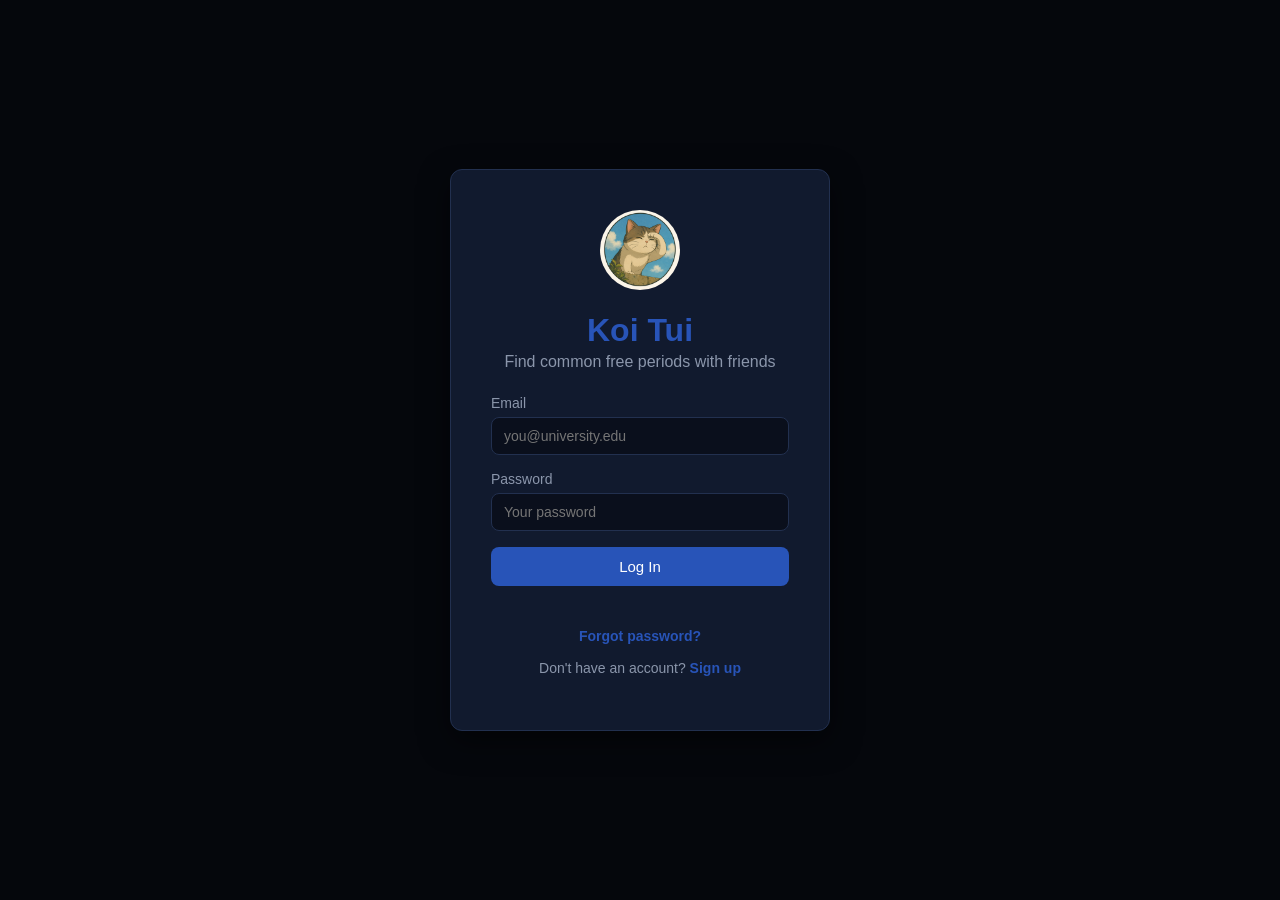
<file: src/main/resources/static/index.html>
<!DOCTYPE html>
<html lang="en">
<head>
  <meta charset="UTF-8">
  <title>Koi Tui - Login</title>
  <meta name="viewport" content="width=device-width, initial-scale=1.0">
  <link rel="stylesheet" href="css/style.css">
</head>
<body>
  <div class="auth-wrapper">
    <div class="auth-card">
      <img src="images/logo.png" alt="Koi Tui logo" style="height:80px; display:block; margin:0 auto 12px; border-radius:50%;">
      <h1>Koi Tui</h1>
      <p class="subtitle">Find common free periods with friends</p>

      <form id="loginForm">
        <div class="form-group">
          <label for="email">Email</label>
          <input type="email" id="email" required placeholder="you@university.edu">
        </div>
        <div class="form-group">
          <label for="password">Password</label>
          <input type="password" id="password" required placeholder="Your password">
        </div>
        <button type="submit" class="btn">Log In</button>
        <p class="error-msg" id="errorMsg"></p>
      </form>

      <p class="form-footer"><a href="forgot-password.html">Forgot password?</a></p>
      <p class="form-footer">Don't have an account? <a href="signup.html">Sign up</a></p>
    </div>
  </div>

  <script src="js/api.js"></script>
  <script src="js/auth.js"></script>
</body>
</html>
</file>
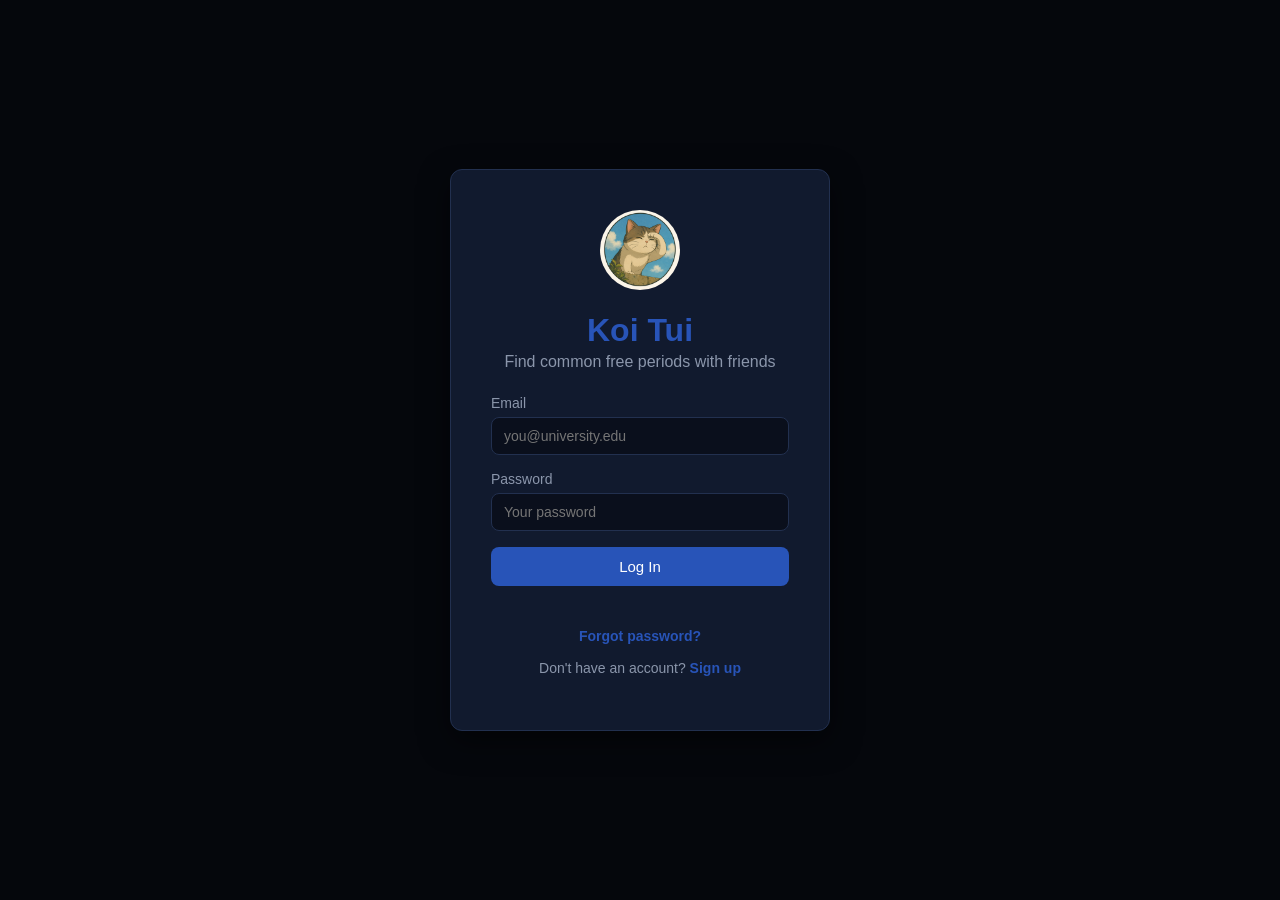
<file: src/main/resources/static/dashboard.html>
<!DOCTYPE html>
<html lang="en">
<head>
  <meta charset="UTF-8">
  <title>Koi Tui - Dashboard</title>
  <meta name="viewport" content="width=device-width, initial-scale=1.0">
  <link rel="stylesheet" href="css/style.css">
</head>
<body>
  <div class="navbar">
    <div class="brand"><img src="images/logo.png" alt="Koi Tui logo" style="height:32px; vertical-align:middle; margin-right:8px; border-radius:50%;"> Koi Tui</div>
    <nav>
      <a href="dashboard.html" class="active">Dashboard</a>
      <a href="routine.html">Routine</a>
      <a href="friends.html">Friends</a>
      <a href="freeslot.html">Free Slot</a>
      <a href="#" id="logoutLink">Logout</a>
    </nav>
  </div>

  <div class="container">
    <h1 class="page-title" id="welcomeMsg">Welcome!</h1>

    <div class="cards-grid">
      <div class="card">
        <h3>Today's Classes</h3>
        <div class="big-number" id="todayCount">-</div>
        <p>class(es) scheduled today</p>
      </div>
      <div class="card">
        <h3>Friends</h3>
        <div class="big-number" id="friendCount">-</div>
        <p>connected friend(s)</p>
      </div>
      <div class="card">
        <h3>Free Slots Today</h3>
        <div class="big-number" id="freeCount">-</div>
        <p>free period(s) with your friends today</p>
      </div>
    </div>

    <div class="panel">
      <h3>Quick Links</h3>
      <div class="quick-links">
        <a href="routine.html" class="btn btn-quick-link">Manage your class routine</a>
        <a href="friends.html" class="btn btn-quick-link">Add or remove friends</a>
        <a href="freeslot.html" class="btn btn-quick-link">Find a common free slot</a>
      </div>
    </div>
  </div>

  <script src="js/api.js"></script>
  <script src="js/dashboard.js"></script>
</body>
</html>
</file>
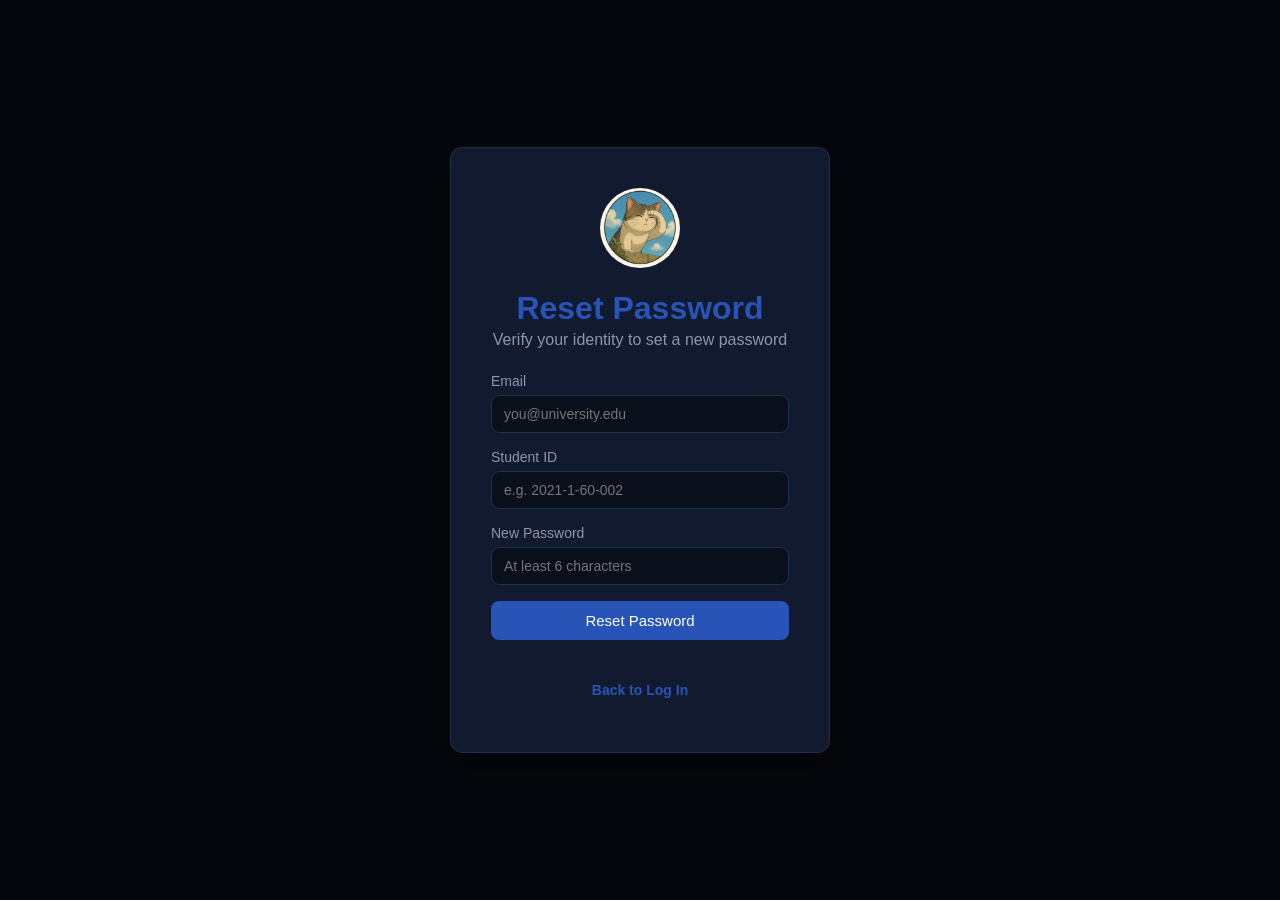
<file: src/main/resources/static/forgot-password.html>
<!DOCTYPE html>
<html lang="en">
<head>
  <meta charset="UTF-8">
  <title>Koi Tui - Reset Password</title>
  <meta name="viewport" content="width=device-width, initial-scale=1.0">
  <link rel="stylesheet" href="css/style.css">
</head>
<body>
  <div class="auth-wrapper">
    <div class="auth-card">
      <img src="images/logo.png" alt="Koi Tui logo" style="height:80px; display:block; margin:0 auto 12px; border-radius:50%;">
      <h1>Reset Password</h1>
      <p class="subtitle">Verify your identity to set a new password</p>

      <form id="forgotPasswordForm">
        <div class="form-group">
          <label for="email">Email</label>
          <input type="email" id="email" required placeholder="you@university.edu">
        </div>
        <div class="form-group">
          <label for="studentId">Student ID</label>
          <input type="text" id="studentId" required placeholder="e.g. 2021-1-60-002">
        </div>
        <div class="form-group">
          <label for="newPassword">New Password</label>
          <input type="password" id="newPassword" required placeholder="At least 6 characters" minlength="6">
        </div>
        <button type="submit" class="btn">Reset Password</button>
        <p class="error-msg" id="errorMsg"></p>
        <p class="success-msg" id="successMsg"></p>
      </form>

      <p class="form-footer"><a href="index.html">Back to Log In</a></p>
    </div>
  </div>

  <script src="js/api.js"></script>
  <script src="js/forgot-password.js"></script>
</body>
</html>
</file>
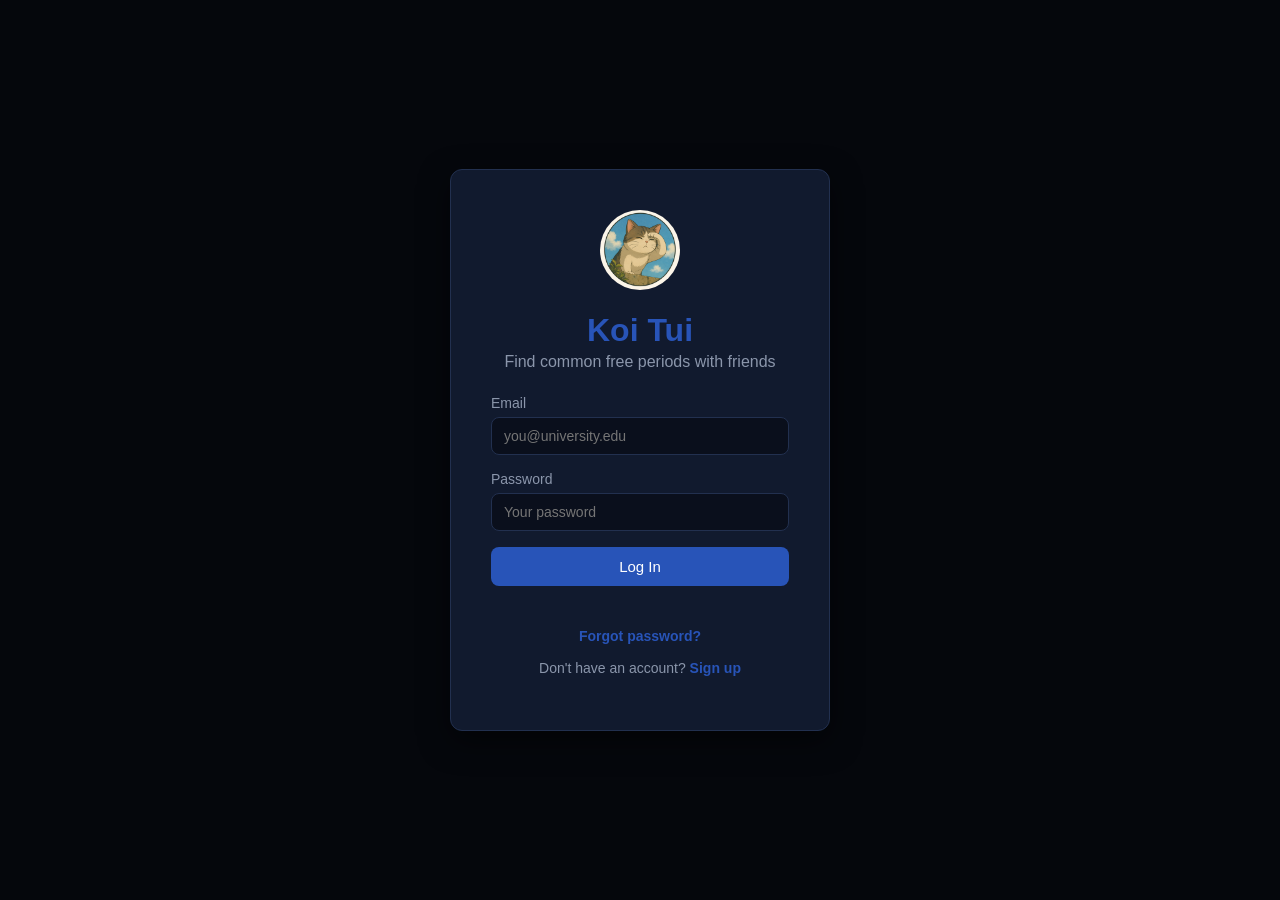
<file: src/main/resources/static/friends.html>
<!DOCTYPE html>
<html lang="en">
<head>
  <meta charset="UTF-8">
  <title>Koi Tui - Friends</title>
  <meta name="viewport" content="width=device-width, initial-scale=1.0">
  <link rel="stylesheet" href="css/style.css">
</head>
<body>
  <div class="navbar">
    <div class="brand"><img src="images/logo.png" alt="Koi Tui logo" style="height:32px; vertical-align:middle; margin-right:8px; border-radius:50%;"> Koi Tui</div>
    <nav>
      <a href="dashboard.html">Dashboard</a>
      <a href="routine.html">Routine</a>
      <a href="friends.html" class="active">Friends</a>
      <a href="freeslot.html">Free Slot</a>
      <a href="#" id="logoutLink">Logout</a>
    </nav>
  </div>

  <div class="container">
    <h1 class="page-title">Friends</h1>

    <div class="panel">
      <h3>Add a Friend</h3>
      <form id="addFriendForm" class="inline-form">
        <div class="form-group">
          <label>Friend's Student ID</label>
          <input type="text" id="friendStudentId" required placeholder="e.g. 2021-1-60-002">
        </div>
        <button type="submit" class="btn btn-small">Send Request</button>
      </form>
      <p class="error-msg" id="errorMsg"></p>
    </div>

    <div class="panel">
      <h3>Friend Requests</h3>
      <div id="requestsList">Loading...</div>
    </div>

    <div class="panel">
      <h3>My Friends</h3>
      <div id="friendsList">Loading...</div>
    </div>
  </div>

  <script src="js/api.js"></script>
  <script src="js/friends.js"></script>
</body>
</html>
</file>
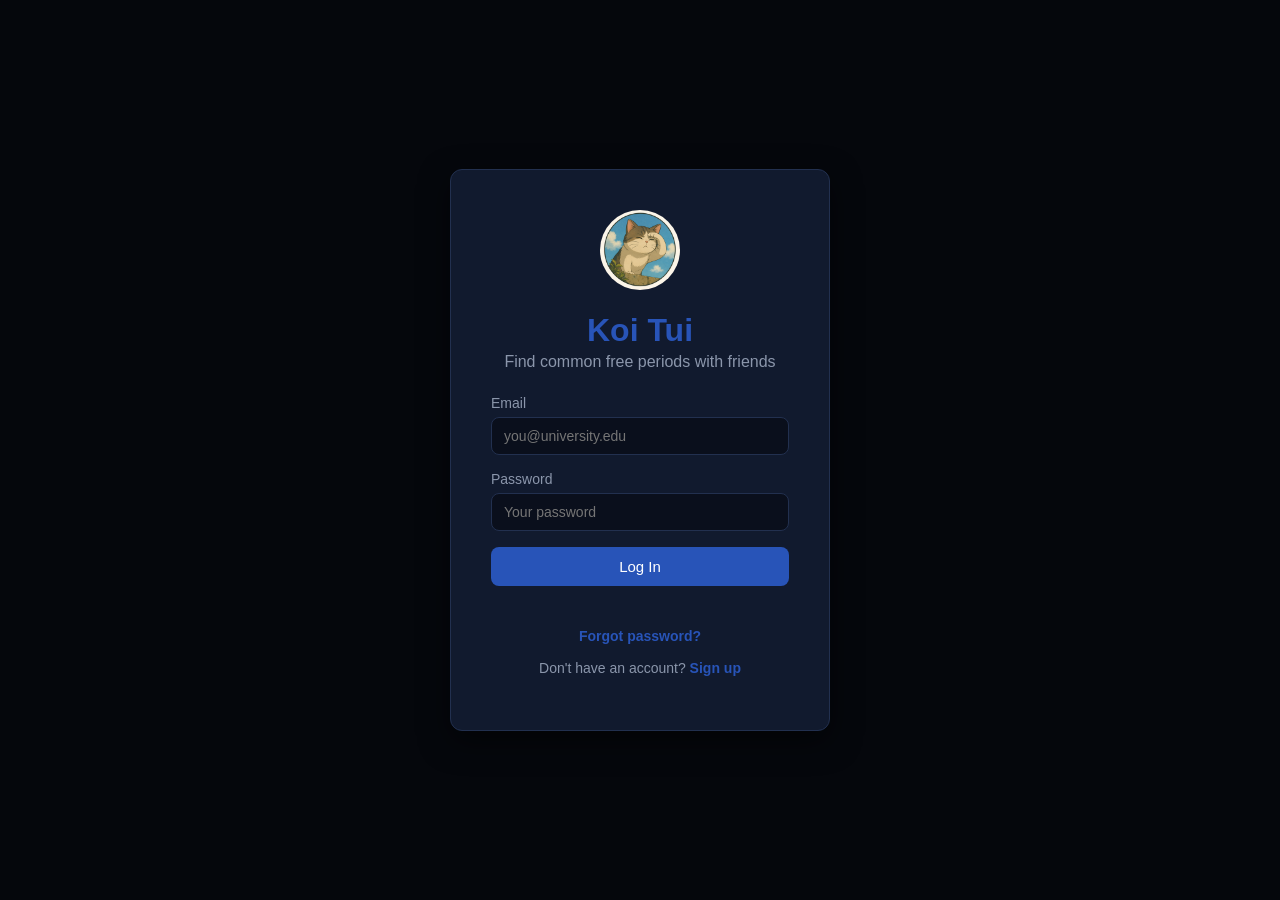
<file: src/main/resources/static/routine.html>
<!DOCTYPE html>
<html lang="en">
<head>
  <meta charset="UTF-8">
  <title>Koi Tui - Routine</title>
  <meta name="viewport" content="width=device-width, initial-scale=1.0">
  <link rel="stylesheet" href="css/style.css">
</head>
<body>
  <div class="navbar">
    <div class="brand"><img src="images/logo.png" alt="Koi Tui logo" style="height:32px; vertical-align:middle; margin-right:8px; border-radius:50%;"> Koi Tui</div>
    <nav>
      <a href="dashboard.html">Dashboard</a>
      <a href="routine.html" class="active">Routine</a>
      <a href="friends.html">Friends</a>
      <a href="freeslot.html">Free Slot</a>
      <a href="#" id="logoutLink">Logout</a>
    </nav>
  </div>

  <div class="container">
    <h1 class="page-title">My Routine</h1>

    <div class="panel">
      <h3>Add a Class</h3>
      <form id="routineForm" class="inline-form">
        <div class="form-group">
          <label>Day</label>
          <select id="day" required>
            <option value="SATURDAY">Saturday</option>
            <option value="SUNDAY">Sunday</option>
            <option value="MONDAY">Monday</option>
            <option value="TUESDAY">Tuesday</option>
            <option value="WEDNESDAY">Wednesday</option>
            <option value="THURSDAY">Thursday</option>
          </select>
        </div>
        <div class="form-group">
          <label>Class Time</label>
          <select id="period" required>
            <option value="1">8:00 AM - 9:20 AM</option>
            <option value="2">9:30 AM - 10:50 AM</option>
            <option value="3">11:00 AM - 12:20 PM</option>
            <option value="4">12:30 PM - 1:50 PM</option>
            <option value="5">2:00 PM - 3:20 PM</option>
            <option value="6">3:30 PM - 4:50 PM</option>
            <option value="7">5:00 PM - 6:20 PM</option>
          </select>
        </div>
        <div class="form-group">
          <label>Course</label>
          <input type="text" id="course" placeholder="e.g. CSE 220">
        </div>
        <div class="form-group">
          <label>Room</label>
          <input type="text" id="room" placeholder="e.g. Room 401">
        </div>
        <button type="submit" class="btn btn-small">Add</button>
      </form>
      <p class="error-msg" id="errorMsg"></p>
    </div>

    <div class="panel">
      <h3>Weekly Timetable</h3>
      <div id="timetableWrapper">Loading...</div>
    </div>
  </div>

  <script src="js/api.js"></script>
  <script src="js/routine.js"></script>
</body>
</html>
</file>
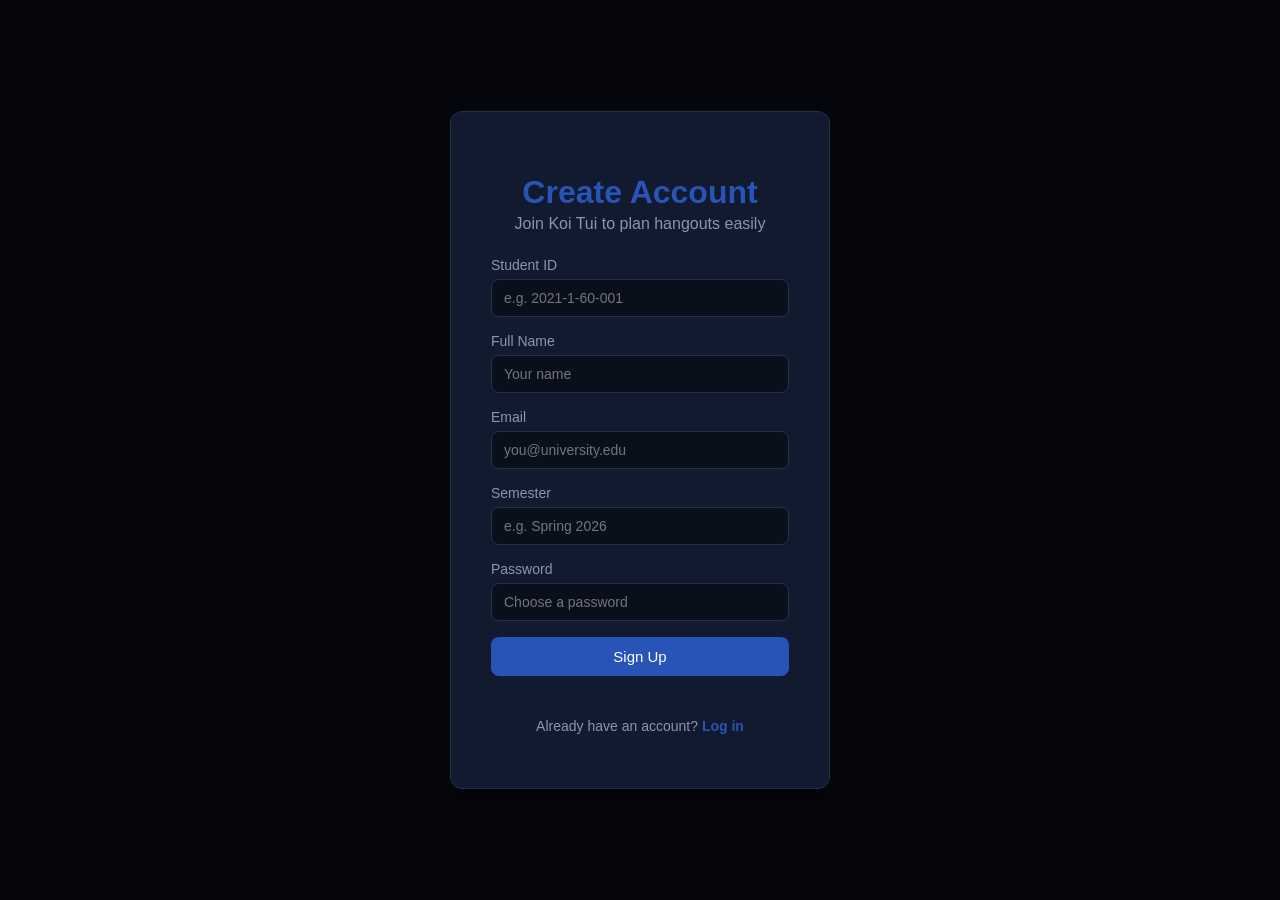
<file: src/main/resources/static/signup.html>
<!DOCTYPE html>
<html lang="en">
<head>
  <meta charset="UTF-8">
  <title>Koi Tui - Sign Up</title>
  <meta name="viewport" content="width=device-width, initial-scale=1.0">
  <link rel="stylesheet" href="css/style.css">
</head>
<body>
  <div class="auth-wrapper">
    <div class="auth-card">
      <h1>Create Account</h1>
      <p class="subtitle">Join Koi Tui to plan hangouts easily</p>

      <form id="signupForm">
        <div class="form-group">
          <label for="studentId">Student ID</label>
          <input type="text" id="studentId" required placeholder="e.g. 2021-1-60-001">
        </div>
        <div class="form-group">
          <label for="name">Full Name</label>
          <input type="text" id="name" required placeholder="Your name">
        </div>
        <div class="form-group">
          <label for="email">Email</label>
          <input type="email" id="email" required placeholder="you@university.edu">
        </div>
        <div class="form-group">
          <label for="semester">Semester</label>
          <input type="text" id="semester" placeholder="e.g. Spring 2026">
        </div>
        <div class="form-group">
          <label for="password">Password</label>
          <input type="password" id="password" required placeholder="Choose a password">
        </div>
        <button type="submit" class="btn">Sign Up</button>
        <p class="error-msg" id="errorMsg"></p>
      </form>

      <p class="form-footer">Already have an account? <a href="index.html">Log in</a></p>
    </div>
  </div>

  <script src="js/api.js"></script>
  <script src="js/auth.js"></script>
</body>
</html>
</file>
<file: src/main/resources/static/css/style.css>
:root {
  --primary: #2854b8;
  --primary-dark: #14295c;
  --primary-light: #0d1526;
  --white: #ffffff;
  --surface: #111a2e;
  --gray: #8b96ab;
  --border: #22304f;
  --danger: #ff5c5c;
  --success: #2fd490;
  --text: #e7ebf5;
}

* {
  box-sizing: border-box;
}

body {
  margin: 0;
  font-family: "Segoe UI", Arial, sans-serif;
  background: #05070c;
  color: var(--text);
}

a {
  text-decoration: none;
  color: inherit;
}

/* ---------- Auth pages (login/signup) ---------- */
.auth-wrapper {
  min-height: 100vh;
  display: flex;
  align-items: center;
  justify-content: center;
  padding: 20px;
}

.auth-card {
  background: var(--surface);
  padding: 40px;
  border-radius: 12px;
  box-shadow: 0 10px 30px rgba(0, 0, 0, 0.5);
  border: 1px solid var(--border);
  width: 100%;
  max-width: 380px;
}

.auth-card h1 {
  color: var(--primary);
  margin-bottom: 4px;
  text-align: center;
}

.auth-card p.subtitle {
  text-align: center;
  color: var(--gray);
  margin-top: 0;
  margin-bottom: 24px;
}

.form-group {
  margin-bottom: 16px;
}

.form-group label {
  display: block;
  font-size: 14px;
  margin-bottom: 6px;
  color: var(--gray);
}

.form-group input, .form-group select {
  width: 100%;
  padding: 10px 12px;
  border: 1px solid var(--border);
  border-radius: 8px;
  font-size: 14px;
  background: #0a0f1c;
  color: var(--text);
}

.form-group input:focus, .form-group select:focus {
  outline: none;
  border-color: var(--primary);
}

.btn {
  display: inline-block;
  width: 100%;
  padding: 11px;
  background: var(--primary);
  color: var(--white);
  border: none;
  border-radius: 8px;
  font-size: 15px;
  cursor: pointer;
  transition: background 0.15s;
}

.btn:hover {
  background: var(--primary-dark);
}

.btn-secondary {
  background: transparent;
  color: var(--primary);
  border: 1px solid var(--primary);
}

.btn-danger {
  background: var(--danger);
}

.btn-small {
  width: auto;
  padding: 6px 14px;
  font-size: 13px;
}

/* ---------- Dashboard Quick Links buttons ---------- */
.quick-links {
  display: flex;
  flex-wrap: wrap;
  gap: 12px;
  margin-top: 10px;
}

.btn-quick-link {
  width: auto;
  flex: 1 1 200px;
  text-align: center;
  padding: 12px 16px;
  font-weight: 600;
}

.form-footer {
  text-align: center;
  margin-top: 16px;
  font-size: 14px;
  color: var(--gray);
}

.form-footer a {
  color: var(--primary);
  font-weight: 600;
}

.error-msg {
  color: var(--danger);
  font-size: 13px;
  margin-top: 10px;
  min-height: 16px;
}

.success-msg {
  color: var(--success);
  font-size: 13px;
  margin-top: 10px;
}

/* ---------- App shell (navbar + layout) ---------- */
.navbar {
  background: var(--primary-dark);
  color: var(--white);
  padding: 14px 28px;
  display: flex;
  align-items: center;
  justify-content: space-between;
  border-bottom: 1px solid var(--border);
}

.navbar .brand {
  font-size: 20px;
  font-weight: 700;
  white-space: nowrap;
  flex-shrink: 0;
  display: flex;
  align-items: center;
}

.navbar nav {
  display: flex;
  gap: 22px;
  align-items: center;
}

.navbar nav a {
  color: var(--white);
  font-size: 14px;
  opacity: 0.9;
}

.navbar nav a.active, .navbar nav a:hover {
  opacity: 1;
  border-bottom: 2px solid var(--white);
  padding-bottom: 4px;
}

@media (max-width: 600px) {
  .navbar {
    flex-wrap: wrap;
    row-gap: 10px;
    padding: 12px 16px;
  }

  .navbar nav {
    width: 100%;
    flex-wrap: wrap;
    gap: 12px 16px;
    justify-content: center;
  }

  .navbar nav a {
    font-size: 13px;
    white-space: nowrap;
  }
}

.container {
  max-width: 1000px;
  margin: 0 auto;
  padding: 30px 20px;
}

.page-title {
  color: var(--text);
  margin-bottom: 20px;
}

/* ---------- Dashboard cards ---------- */
.cards-grid {
  display: grid;
  grid-template-columns: repeat(auto-fit, minmax(220px, 1fr));
  gap: 18px;
  margin-bottom: 30px;
}

.card {
  background: var(--surface);
  border: 1px solid var(--border);
  border-radius: 12px;
  padding: 20px;
  box-shadow: 0 4px 14px rgba(0, 0, 0, 0.35);
}

.card h3 {
  margin: 0 0 8px 0;
  color: var(--text);
}

.card .big-number {
  font-size: 32px;
  font-weight: 700;
  color: var(--primary);
}

/* ---------- Tables / timetable ---------- */
table {
  width: 100%;
  border-collapse: collapse;
  background: var(--surface);
  border-radius: 10px;
  overflow: hidden;
  box-shadow: 0 4px 14px rgba(0, 0, 0, 0.35);
}

th, td {
  padding: 10px;
  border: 1px solid var(--border);
  text-align: center;
  font-size: 13px;
  color: var(--text);
}

th {
  background: var(--primary-dark);
  color: var(--white);
}

td.busy {
  background: rgba(255, 92, 92, 0.15);
}

td.free {
  background: rgba(47, 212, 144, 0.12);
  font-weight: 600;
  color: var(--success);
}

/* ---------- Forms inside cards ---------- */
.panel {
  background: var(--surface);
  border: 1px solid var(--border);
  border-radius: 12px;
  padding: 22px;
  margin-bottom: 24px;
  box-shadow: 0 4px 14px rgba(0, 0, 0, 0.35);
}

.inline-form {
  display: flex;
  flex-wrap: wrap;
  gap: 10px;
  align-items: flex-end;
}

.inline-form .form-group {
  margin-bottom: 0;
  min-width: 120px;
  flex: 1;
}

.list-item {
  display: flex;
  justify-content: space-between;
  align-items: center;
  padding: 10px 0;
  border-bottom: 1px solid var(--border);
}

.list-item:last-child {
  border-bottom: none;
}

.badge {
  display: inline-block;
  background: rgba(40, 84, 184, 0.2);
  color: var(--primary);
  padding: 3px 10px;
  border-radius: 20px;
  font-size: 12px;
}
</file>
